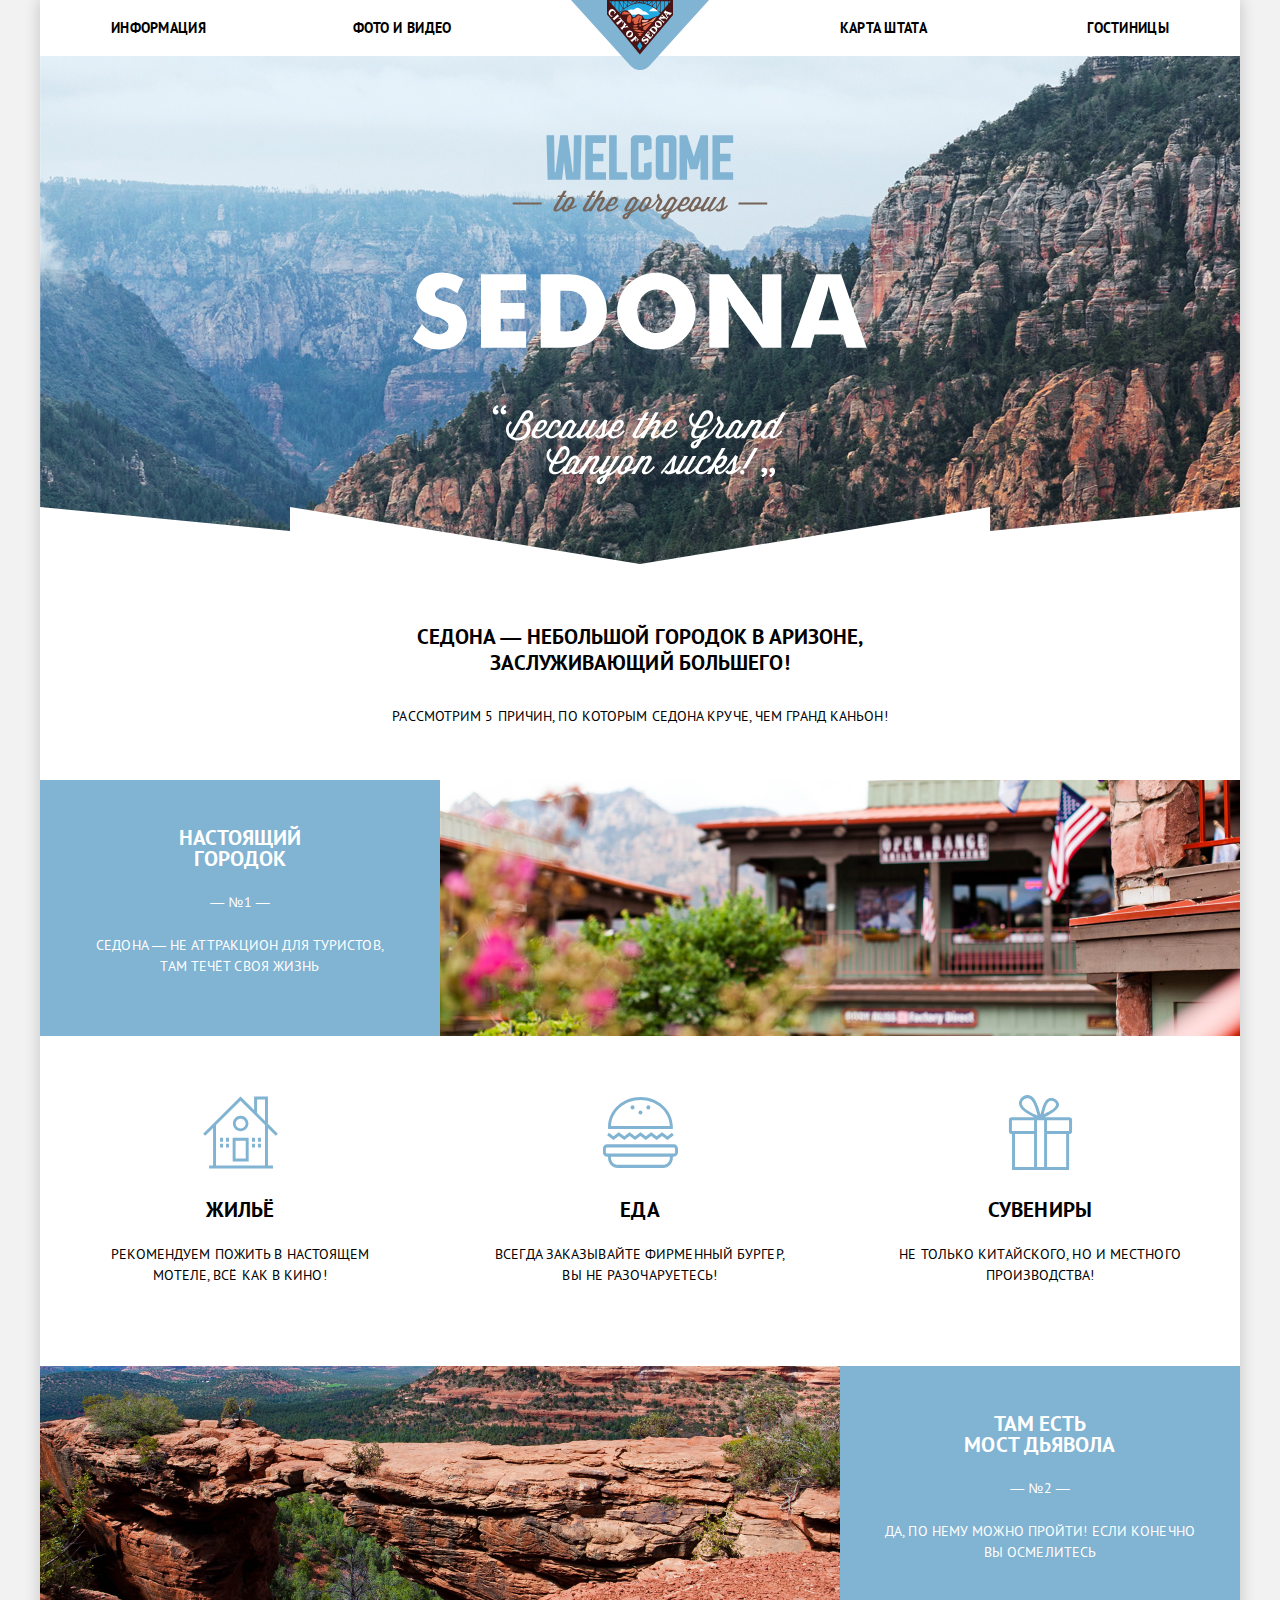
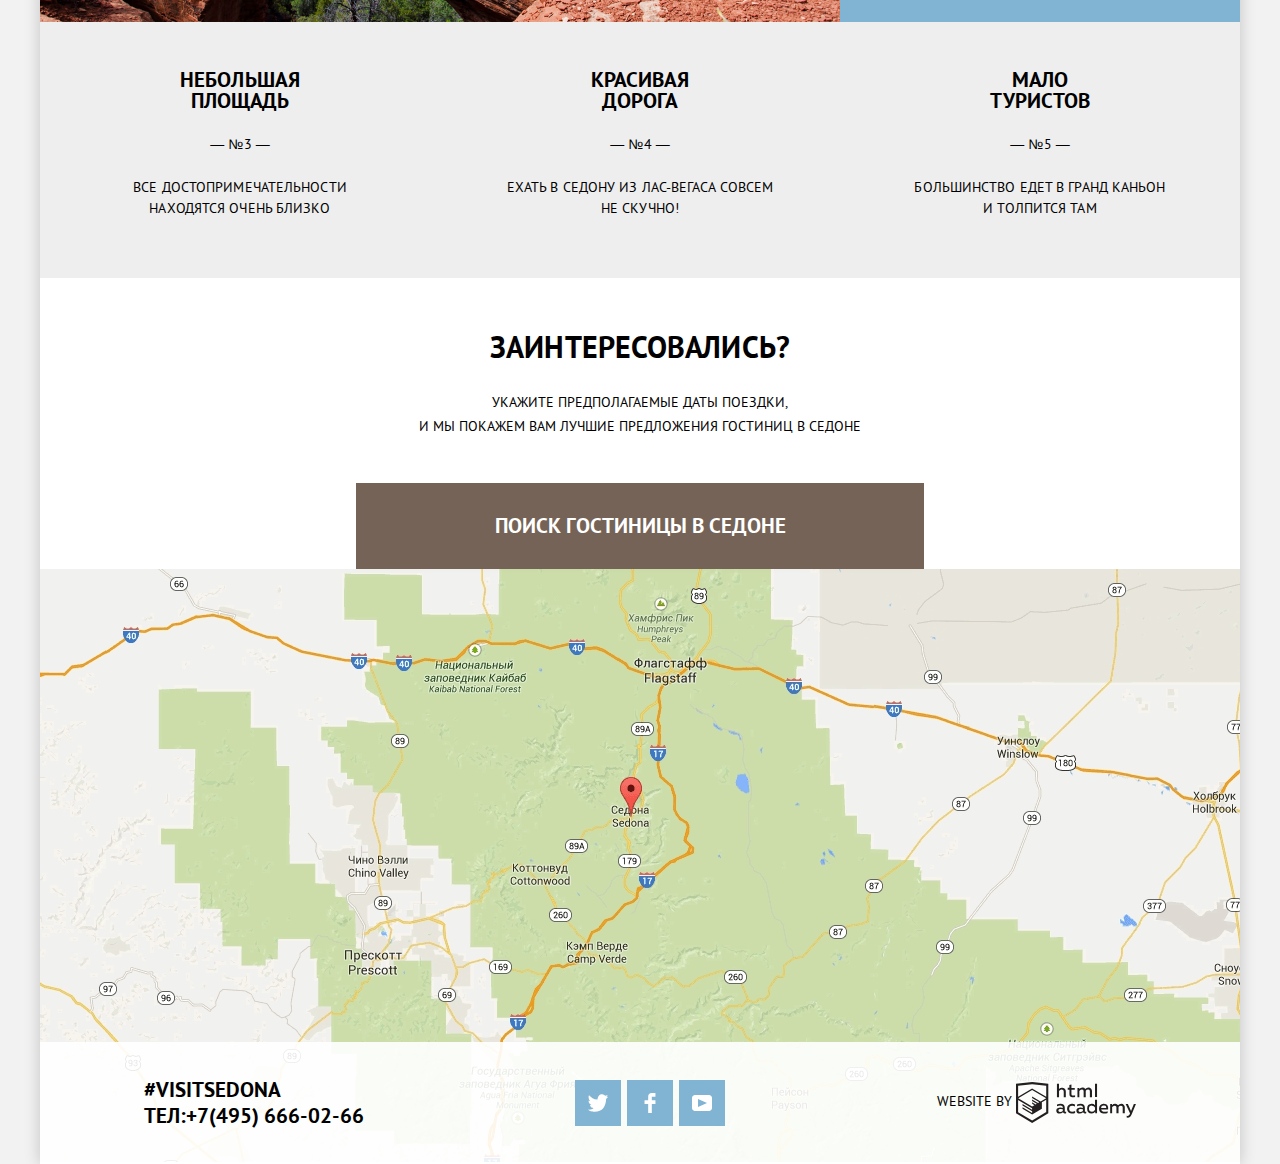
<file: index.html>
<!DOCTYPE html>
<html lang="ru">
  <head>
    <meta charset="utf-8">
    <title>Седона</title>

    <link rel="stylesheet" href="css/normalize.css">
    <link rel="stylesheet" href="css/style.min.css">
  </head>

  <body>
		<div class="page-wrapper">
			<header class="header">
				<a class="logo">
					<img src="img/logo-sedona.svg" alt="Логотип" width="140" height="70">
				</a>
				
				<nav class="main-nav">
					<ul>
						<li class="nav-item"><a href="">Информация</a></li>
						<li class="nav-item"><a href="">Фото и видео</a></li>
						<li class="nav-item"><a href="">Карта штата</a></li>
						<li class="nav-item"><a href="hotels.html">Гостиницы</a></li>
					</ul>
				</nav>
			</header>
			
			<main>
				<section class="hero">
					<h2 class="visually-hidden">Welcome</h2>
					<img class="hero-welcome" src="img/intro-welcome.svg" alt="Welcome" width="470" height="350">
					<img class="hero-mask" src="img/intro-mask.svg" alt="Маска" width="1200" height="59">
				</section>
				
				<section class="reasons">
					<h2 class="visually-hidden">Причины посетить Седону</h2>
			
					<div class="reasons-header">
						<strong>Седона — небольшой городок в Аризоне,<br> заслуживающий большего!</strong>
						<p>Рассмотрим 5 причин, по которым Седона круче, чем гранд каньон!</p>
					</div>
			
					<ol class="reason-list">
						<li class="reason full-width real-city">
							<div class="reason-blue-container">
								<b class="reson-heading">Настоящий<br>городок</b>
								<p>— №1 —</p>
								<p class="reason-description">Седона — не аттракцион для туристов,<br>
								там течёт своя жизнь</p>
							</div>

							<div class="bg-container"></div>
			
							<ul class="attribute-list">
								<li class="attribute">
									<img src="img/icon-home.svg" alt="Жильё" width="75" height="75">
									<b>Жильё</b>
									<p>Рекомендуем пожить в настоящем<br>мотеле, всё как в кино!</p>
								</li>
			
								<li class="attribute">
									<img src="img/icon-food.svg" alt="Еда" width="75" height="75">
									<b>Еда</b>
									<p>Всегда заказывайте фирменный бургер,<br>вы не разочаруетесь!</p>
								</li>
			
								<li class="attribute">
									<img src="img/icon-gift.svg" alt="Сувениры" width="75" height="75">
									<b>Сувениры</b>
									<p>Не только китайского, но и местного<br>производства!</p>
								</li>
							</ul>
						</li>
			
						<li class="reason full-width bridge">
							<div class="bg-container"></div>

							<div class="reason-blue-container">
								<b class="reson-heading">Там есть<br>мост дьявола</b>
								<p>— №2 —</p>
								<p class="reason-description">Да, по нему можно пройти! Если конечно<br>
								вы осмелитесь</p>
							</div>
						</li>
			
						<li class="reason">
							<b class="reson-heading">Небольшая<br>площадь</b>
							<p>— №3 —</p>
							<p class="reason-description">Все достопримечательности<br>
							находятся очень близко</p>
						</li>
			
						<li class="reason"> 
							<b class="reson-heading">Красивая<br>дорога</b>
							<p>— №4 —</p>
							<p class="reason-description">Ехать в Седону из Лас-Вегаса совсем<br>
							не скучно!</p>
						</li>
			
						<li class="reason">
							<b class="reson-heading">Мало<br>туристов</b>
							<p>— №5 —</p>
							<p class="reason-description">Большинство едет в гранд каньон<br>
							и толпится там</p>
						</li>
					</ol>
				</section>
			
				<section class="interested">
					<div class="intrested-main">
						<h2>Заинтересовались?</h2>	
						<p>Укажите предполагаемые даты поездки,<br>
						и мы покажем вам лучшие предложения гостиниц в Седоне</p>
									
						<button type="button" class="button interested-button">Поиск гостиницы в Cедоне</button>
					</div>

					<form class="interested-form" action="https://echo.htmlacademy.ru">
						<div class="form-row">
							<div class="arrival-date">
								<label for="arrival-date">Дата заезда:</label>
								<input id="arrival-date" name="arrival-date" type="text" value="24 апреля 2017">
								<button class="icon" aria-label="Кнопка открытия календаря">
									<svg xmlns="http://www.w3.org/2000/svg" width="21" height="22" viewBox="0 0 21 22"><path d="M19.251 2.025h-2.845V.648c0-.381-.294-.689-.656-.689-.363 0-.656.308-.656.689v1.377h-3.938V.648c0-.381-.294-.689-.655-.689-.363 0-.657.308-.657.689v1.377H5.906V.648c0-.381-.294-.689-.656-.689-.363 0-.657.308-.657.689v1.377H1.75C.784 2.025 0 2.847 0 3.862v16.302C0 21.179.784 22 1.75 22h17.501c.966 0 1.749-.821 1.749-1.836V3.862c0-1.015-.783-1.837-1.749-1.837zm.437 18.139a.448.448 0 0 1-.437.459H1.75a.45.45 0 0 1-.438-.459V3.862a.45.45 0 0 1 .438-.459h2.844v1.378c0 .381.294.689.657.689.362 0 .656-.308.656-.689V3.403h3.938v1.378c0 .381.294.689.657.689.361 0 .655-.308.655-.689V3.403h3.938v1.378c0 .381.293.689.656.689.362 0 .656-.308.656-.689V3.403h2.845c.241 0 .437.206.437.459v16.302z"/><path d="M4.594 8.225h2.625v2.066H4.594zM4.594 11.668h2.625v2.067H4.594zM4.594 15.112h2.625v2.066H4.594zM9.188 15.112h2.625v2.066H9.188zM9.188 11.668h2.625v2.067H9.188zM9.188 8.225h2.625v2.066H9.188zM13.781 15.112h2.625v2.066h-2.625zM13.781 11.668h2.625v2.067h-2.625zM13.781 8.225h2.625v2.066h-2.625z"/></svg>
								</button>
							</div>
						</div>

						<div class="form-row">
							<div class="departure-date">
								<label for="departure-date">Дата выезда:</label>
								<input id="departure-date" name="departure-date" type="text" value="4 июля 2017">
								<button class="icon" aria-label="Кнопка открытия календаря">
									<svg xmlns="http://www.w3.org/2000/svg" width="21" height="22" viewBox="0 0 21 22"><path d="M19.251 2.025h-2.845V.648c0-.381-.294-.689-.656-.689-.363 0-.656.308-.656.689v1.377h-3.938V.648c0-.381-.294-.689-.655-.689-.363 0-.657.308-.657.689v1.377H5.906V.648c0-.381-.294-.689-.656-.689-.363 0-.657.308-.657.689v1.377H1.75C.784 2.025 0 2.847 0 3.862v16.302C0 21.179.784 22 1.75 22h17.501c.966 0 1.749-.821 1.749-1.836V3.862c0-1.015-.783-1.837-1.749-1.837zm.437 18.139a.448.448 0 0 1-.437.459H1.75a.45.45 0 0 1-.438-.459V3.862a.45.45 0 0 1 .438-.459h2.844v1.378c0 .381.294.689.657.689.362 0 .656-.308.656-.689V3.403h3.938v1.378c0 .381.294.689.657.689.361 0 .655-.308.655-.689V3.403h3.938v1.378c0 .381.293.689.656.689.362 0 .656-.308.656-.689V3.403h2.845c.241 0 .437.206.437.459v16.302z"/><path d="M4.594 8.225h2.625v2.066H4.594zM4.594 11.668h2.625v2.067H4.594zM4.594 15.112h2.625v2.066H4.594zM9.188 15.112h2.625v2.066H9.188zM9.188 11.668h2.625v2.067H9.188zM9.188 8.225h2.625v2.066H9.188zM13.781 15.112h2.625v2.066h-2.625zM13.781 11.668h2.625v2.067h-2.625zM13.781 8.225h2.625v2.066h-2.625z"/></svg>
								</button>
							</div>
						</div>

						<div class="form-row two-columns">
							<div class="form-column adults">
								<label for="adults">Взрослые:</label>
								<button class="minus" type="button" aria-label="Кнопка уменьшения">-</button>
								<input id="adults" name="adults" type="text" value="2">
								<button class="plus" type="button" aria-label="Кнопка увеличения">+</button>
							</div>

							<div class="form-column children">
								<label for="children">Дети:</label>
								<button class="minus" type="button" aria-label="Кнопка уменьшения">-</button>
								<input id="children" name="children" type="text" value="0">
								<button class="plus" type="button" aria-label="Кнопка увеличения">+</button>
							</div>
						</div>
			
						<button class="button interested-submit" type="submit">Найти</button>
					</form>
				</section>

				
		
				<section class="map">
					<h2 class="visually-hidden">Как добраться</h2>

					<iframe src="https://www.google.com/maps/embed?pb=!1m18!1m12!1m3!1d431736.3347947153!2d-111.83887693172206!3d34.7828123606363!2m3!1f0!2f0!3f0!3m2!1i1024!2i768!4f13.1!3m3!1m2!1s0x872da132f942b00d%3A0x5548c523fa6c8efd!2z0KHQtdC00L7QvdCwLCDQkNGA0LjQt9C-0L3QsCA4NjMzNiwg0KHQqNCQ!5e0!3m2!1sru!2sru!4v1582389760792!5m2!1sru!2sru" width="1200" height="593" style="border:0;" allowfullscreen=""></iframe>

					<img src="img/map.png" alt="Карта Седоны" width="1200" height="593">
				</section>
			</main>
			
			<footer class="footer">
				<p class="contacts">
					#visitSEDONA<br>
					ТЕЛ:<a href="tel:+74956660266">+7(495) 666-02-66</a>
				</p>
			
				<ul class="social-networks">
					<li class="social-network">
						<a href="" aria-label="Twitter">
							<img src="img/twitter.svg" alt="Twitter" width="20" height="20">
						</a>
					</li>
			
					<li class="social-network">
						<a href="" aria-label="Facebook">
							<img src="img/facebook.svg" alt="Facebook" width="20" height="20">
						</a>
					</li>
			
					<li class="social-network">
						<a href="" aria-label="Youtube">
							<img src="img/youtube.svg" alt="Youtube" width="20" height="20">
						</a>
					</li>
				</ul>
			
				<a class="author" href="https://htmlacademy.ru/intensive/htmlcss">
					Website by 
					<div class="logo-htmlacademy">
						<svg width="120" height="45" id="Layer_1" data-name="Layer 1" xmlns="http://www.w3.org/2000/svg" viewBox="0 0 108.08 36.85"><title>logo-htmlacademy-small1</title><path d="M44.61,26.88a2,2,0,0,0,.55-0.1v1.33a3.25,3.25,0,0,1-1.18.21,1.67,1.67,0,0,1-1.67-1,4.84,4.84,0,0,1-3.14,1.08c-1.51,0-2.91-.83-2.91-2.55,0-2.13,2-2.79,3.71-2.79a11.08,11.08,0,0,1,2.17.25v-0.3c0-1-.76-1.77-2.19-1.77a7.42,7.42,0,0,0-3,.64v-1.7a10.21,10.21,0,0,1,3.19-.55c2.36,0,3.81,1.12,3.81,3.65v3a0.54,0.54,0,0,0,.49.59h0.17Zm-6.44-1.13A1.35,1.35,0,0,0,39.63,27h0.11a3.39,3.39,0,0,0,2.41-1V24.58a9.72,9.72,0,0,0-1.81-.21c-1,0-2.16.33-2.16,1.38h0Zm12.36-6.11a5,5,0,0,1,2.57.64V22a4.08,4.08,0,0,0-2.3-.7,2.75,2.75,0,1,0,0,5.49,5,5,0,0,0,2.43-.64v1.71a6.27,6.27,0,0,1-2.76.57A4.21,4.21,0,0,1,46,24.51q0-.21,0-0.41a4.32,4.32,0,0,1,4.18-4.46h0.38Zm12.17,7.24a2,2,0,0,0,.55-0.1v1.33a3.25,3.25,0,0,1-1.18.21,1.67,1.67,0,0,1-1.67-1,4.84,4.84,0,0,1-3.14,1.08c-1.51,0-2.91-.83-2.91-2.55,0-2.13,2-2.79,3.71-2.79a11.08,11.08,0,0,1,2.17.25v-0.3c0-1-.76-1.77-2.19-1.77a7.42,7.42,0,0,0-3,.64v-1.7a10.21,10.21,0,0,1,3.19-.55c2.36,0,3.81,1.12,3.81,3.65v3a0.54,0.54,0,0,0,.49.59h0.17Zm-6.44-1.13A1.35,1.35,0,0,0,57.73,27h0.11a3.39,3.39,0,0,0,2.41-1V24.58a9.72,9.72,0,0,0-1.81-.21c-1.06,0-2.16.33-2.16,1.38h0ZM73,16V28.2H71.35V26.88a3.88,3.88,0,0,1-3.19,1.54,4.4,4.4,0,0,1,0-8.78,3.81,3.81,0,0,1,3,1.3V16H73Zm-4.53,5.22a2.76,2.76,0,1,0,0,5.52A2.86,2.86,0,0,0,71.15,25V23A2.91,2.91,0,0,0,68.49,21.27ZM79,19.64c3.31,0,4.46,2.68,3.92,5.09H76.7c0.21,1.5,1.67,2.11,3.19,2.11a6.11,6.11,0,0,0,2.64-.59v1.6a7.14,7.14,0,0,1-3,.57C77,28.42,74.78,27,74.78,24a4.18,4.18,0,0,1,4-4.39H79Zm0.09,1.54a2.28,2.28,0,0,0-2.44,2.1v0.06H81.3A2,2,0,0,0,79.13,21.18Zm5.73,7V19.87h1.65v1a3.81,3.81,0,0,1,2.78-1.27A2.86,2.86,0,0,1,91.89,21a4.12,4.12,0,0,1,2.91-1.33A3.06,3.06,0,0,1,98,23V28.2h-1.9V23.05a1.59,1.59,0,0,0-1.42-1.75H94.42a2.8,2.8,0,0,0-2.07,1.12V28.2h-1.9V23.05A1.59,1.59,0,0,0,89,21.31H88.8a3,3,0,0,0-2.21,1.29v5.63H84.86Zm21.31-8.33h1.9l-3.91,9.46c-0.9,2.17-2.09,2.86-3.35,2.86a4.76,4.76,0,0,1-1.1-.14V30.46a2.86,2.86,0,0,0,.85.12c0.9,0,1.58-.64,2.07-1.9l0.17-.42-4-8.4h2l2.86,6.29ZM38.73,1.46V6.22a3.81,3.81,0,0,1,2.7-1.14,3.25,3.25,0,0,1,3.44,3.4v5.15H43V8.72a1.81,1.81,0,0,0-1.61-2h-0.3a2.93,2.93,0,0,0-2.32,1.39v5.52h-1.9V1.46h1.9ZM49.94,2.31v3h3V6.91h-3v3.81c0,1.1.5,1.46,1.58,1.46a4.49,4.49,0,0,0,1.69-.33v1.6A6.8,6.8,0,0,1,51,13.8a2.55,2.55,0,0,1-2.86-2.74V6.89H46.58V5.26h1.5V2.74Zm5.4,11.31V5.28H57v1A3.81,3.81,0,0,1,59.77,5a2.86,2.86,0,0,1,2.6,1.33A4.12,4.12,0,0,1,65.28,5,3.06,3.06,0,0,1,68.44,8.4v5.21h-1.9V8.46a1.59,1.59,0,0,0-1.42-1.75H64.89a2.8,2.8,0,0,0-2.07,1.12v5.78h-1.9V8.46A1.59,1.59,0,0,0,59.5,6.71H59.27A3,3,0,0,0,57.06,8v5.63H55.34ZM71.17,1.45H73V13.6H71.17V1.45ZM14.71,0H14.55L0,1.54V28.21l14.55,8.66,14.55-8.66V1.54Zm12.5,27.1L14.55,34.64,1.9,27.12V16.18l12.59,7.5V25L5.86,19.9v1.31l8.68,5.21v1.39L5.87,22.65V24l8.68,5.21,8.75-5.24V18.31L27.2,16V27.12Zm0-12.53-3.48,2-1.6,1L14.51,13v1.31L21,18.23H21l-0.14.09-1,.54-5.37-3.2V17l4.24,2.52-1,.67-3.2-1.9v1.31l2.1,1.24L14.5,22.1,2,14.65,14.51,7.11Zm0-1.32L14.49,5.76,1.91,13.25v-10L14.56,1.92,27.21,3.25v10h0Z" transform="translate(0 -0.02)" fill="#231f20"/></svg>
					</div>
				</a>
			</footer>
		</div>
		<script src="js/script.min.js"></script>
  </body>
</html>
</file>
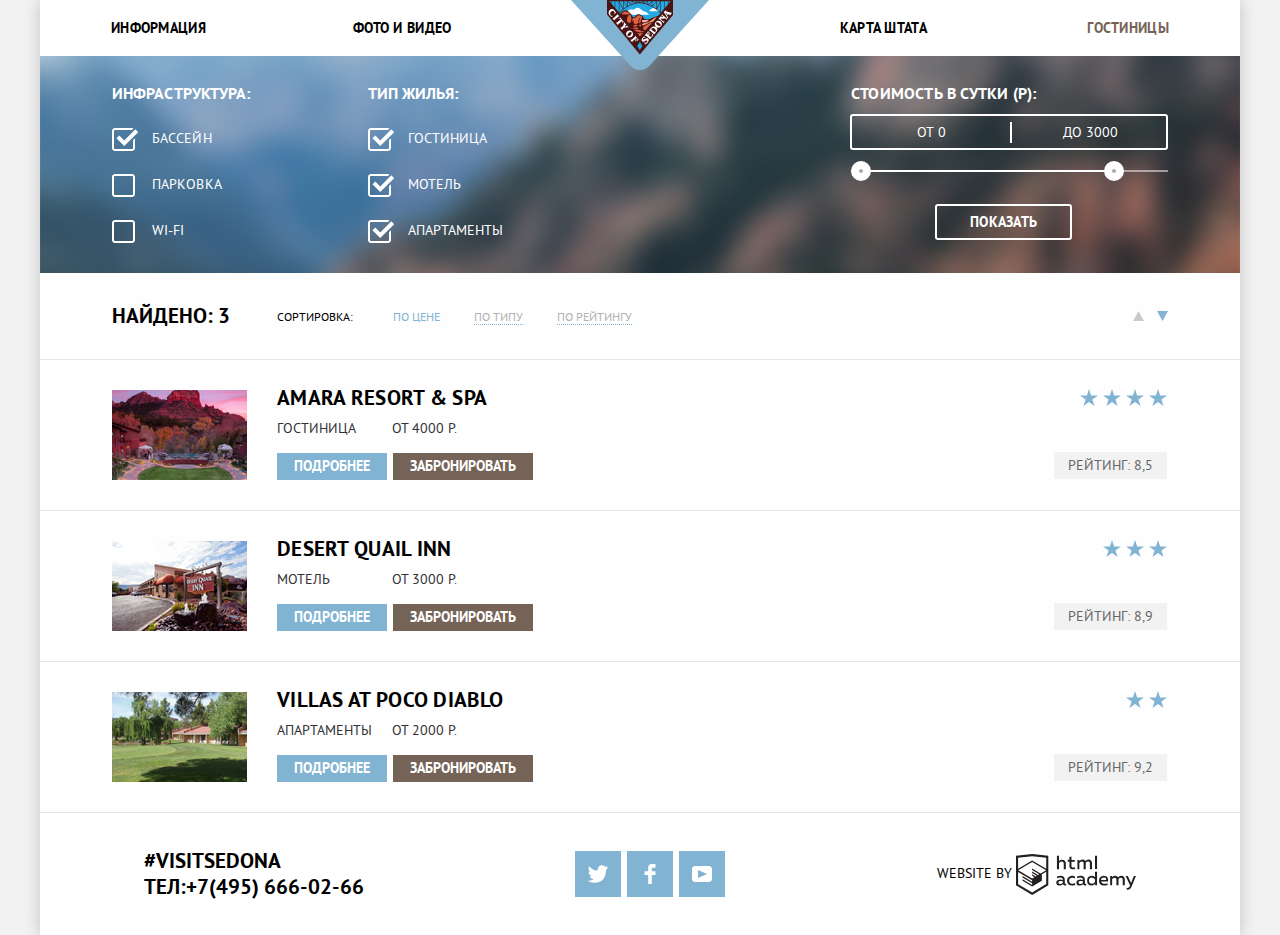
<file: hotels.html>
<!DOCTYPE html>
<html lang="ru">
  <head>
    <meta charset="utf-8">
    <title>Седона</title>
		
		<link rel="stylesheet" href="css/normalize.css">
    <link rel="stylesheet" href="css/style.min.css">
  </head>

  <body>
		<div class="page-wrapper">
			<header class="header">
				<a class="logo" href="index.html">
					<img src="img/logo-sedona.svg" alt="Логотип" width="140" height="70">
				</a>
			
				<nav class="main-nav">
					<ul>
						<li class="nav-item"><a href="">Информация</a></li>
						<li class="nav-item"><a href="">Фото и видео</a></li>
						<li class="nav-item"><a href="">Карта штата</a></li>
						<li class="nav-item active"><a>Гостиницы</a></li>
					</ul>
				</nav>
			</header>
			
			<main>
				<section class="search-filters">
					<h2 class="visually-hidden">Выьерите жильё по душе</h2>
					<form action="https://echo.htmlacademy.ru">
						<fieldset class="infrastructure">
							<legend>
								Инфраструктура:
							</legend>
							
							<ul class="checkbox-list">
								<li class="checkbox-item">
									<input type="checkbox" id="inf1" name="pool" checked class="visually-hidden"><label for="inf1">Бассейн</label>
								</li>
								<li class="checkbox-item">
									<input type="checkbox" id="inf2" name="parking" class="visually-hidden"><label for="inf2">Парковка</label>
								</li>
								<li class="checkbox-item">
									<input type="checkbox" id="inf3" name="wi-fi" class="visually-hidden"><label for="inf3">wi-fi</label>
								</li>
							</ul>
						</fieldset>
						
						<fieldset class="type-of-housing">
							<legend>
								Тип жилья:
							</legend>
			
							<ul class="checkbox-list">
								<li class="checkbox-item">
									<input type="checkbox" id="type1" name="hotel" checked class="visually-hidden"><label for="type1">Гостиница</label>
								</li>
								<li class="checkbox-item">
									<input type="checkbox" id="type2" name="motel" checked class="visually-hidden"><label for="type2">Мотель</label>
								</li>
								<li class="checkbox-item">
									<input type="checkbox" id="type3" name="apartments" checked class="visually-hidden"><label for="type3">Апартаменты</label>
								</li>
							</ul>
						</fieldset>
			
						<div class="cost">
							<h3>Стоимость в сутки (р):</h3>
			
							<div class="cost-limits">
								<span class="cost-from">От 0</span>
								<span class="cost-up">До 3000</span>
							</div>
							
							<div class="cost-range-outer">
								<div class="cost-range-inner">
									<button type="button" class="range-switch button"></button>
									<button type="button" class="range-switch button"></button>
								</div>
							</div>
			
							<button type="submit" class="button search-filters-button">Показать</button>
						</div>
					</form>
				</section>
			
				<section class="hotels">
					<h2 class="visually-hidden">Список гостиниц</h2>
			
					<div class="sorting">
						<b>Найдено: 3</b>
						<p>Сортировка:</p>
						<ul class="sorting-types">
							<li class="sorting-type active"><a href="#">По цене</a></li>
							<li class="sorting-type"><a href="#">По типу</a></li>
							<li class="sorting-type"><a href="#">По рейтингу</a></li>
						</ul>
						<div class="sorting-directions">
							<div class="sorting-direction">
								<a href="#">
									<svg xmlns="http://www.w3.org/2000/svg" width="11" height="10" viewBox="0 0 11 10">
										<path fill="#231F20" d="M5.5 0L0 10h11z"/>
									</svg>
								</a>
							</div>
							<div class="sorting-direction active">
								<a href="#">
									<svg xmlns="http://www.w3.org/2000/svg" width="11" height="10" viewBox="0 0 11 10">
										<path fill="#231F20" d="M5.5 10L0 0h11"/>
									</svg>
								</a>
							</div>
						</div>
					</div>
			
					<ul class="hotel-list">
						<li class="hotel">
							<img src="img/hotel-amara.jpg" alt="Фото" width="135" height="90">
							<div class="hotel-info">
								<a href=""><h3>Amara Resort & Spa</h3></a>
								<p class="hotel-type">
									<span>Гостиница</span>
									<span>От 4000 Р.</span>
								</p>
			
								<div class="hotel-buttons">
									<a class="button more" href="">Подробнее</a>
									<button type="button" class="button reserve">Забронировать</button>
								</div>
							</div>
			
							<div class="hotel-rating">
								<div class="stars">
									<div class="star">
										<svg xmlns="http://www.w3.org/2000/svg" width="18" height="17" viewBox="0 0 18 17"><path fill="#81B3D2" d="M9.002 0l2.126 6.494h6.877l-5.564 4.012L14.566 17l-5.564-4.013L3.438 17l2.126-6.494L0 6.494h6.878z"/></svg>
									</div>
									<div class="star">
										<svg xmlns="http://www.w3.org/2000/svg" width="18" height="17" viewBox="0 0 18 17"><path fill="#81B3D2" d="M9.002 0l2.126 6.494h6.877l-5.564 4.012L14.566 17l-5.564-4.013L3.438 17l2.126-6.494L0 6.494h6.878z"/></svg>
									</div>
									<div class="star">
										<svg xmlns="http://www.w3.org/2000/svg" width="18" height="17" viewBox="0 0 18 17"><path fill="#81B3D2" d="M9.002 0l2.126 6.494h6.877l-5.564 4.012L14.566 17l-5.564-4.013L3.438 17l2.126-6.494L0 6.494h6.878z"/></svg>
									</div>
									<div class="star">
										<svg xmlns="http://www.w3.org/2000/svg" width="18" height="17" viewBox="0 0 18 17"><path fill="#81B3D2" d="M9.002 0l2.126 6.494h6.877l-5.564 4.012L14.566 17l-5.564-4.013L3.438 17l2.126-6.494L0 6.494h6.878z"/></svg>
									</div>
								</div>
								<p>Рейтинг: 8,5</p>
							</div>
						</li>
			
						<li class="hotel">
							<img src="img/hotel-desert.jpg" alt="Фото" width="135" height="90">
							<div class="hotel-info">
								<a href=""><h3>Desert Quail Inn</h3></a>
								<p class="hotel-type">
									<span>Мотель</span>
									<span>От 3000 Р.</span>
								</p>
			
								<div class="hotel-buttons">
									<a class="button more" href="">Подробнее</a>
									<button type="button" class="button reserve">Забронировать</button>
								</div>
							</div>
			
							<div class="hotel-rating">
								<div class="stars">
									<div class="star">
										<svg xmlns="http://www.w3.org/2000/svg" width="18" height="17" viewBox="0 0 18 17"><path fill="#81B3D2" d="M9.002 0l2.126 6.494h6.877l-5.564 4.012L14.566 17l-5.564-4.013L3.438 17l2.126-6.494L0 6.494h6.878z"/></svg>
									</div>
									<div class="star">
										<svg xmlns="http://www.w3.org/2000/svg" width="18" height="17" viewBox="0 0 18 17"><path fill="#81B3D2" d="M9.002 0l2.126 6.494h6.877l-5.564 4.012L14.566 17l-5.564-4.013L3.438 17l2.126-6.494L0 6.494h6.878z"/></svg>
									</div>
									<div class="star">
										<svg xmlns="http://www.w3.org/2000/svg" width="18" height="17" viewBox="0 0 18 17"><path fill="#81B3D2" d="M9.002 0l2.126 6.494h6.877l-5.564 4.012L14.566 17l-5.564-4.013L3.438 17l2.126-6.494L0 6.494h6.878z"/></svg>
									</div>
								</div>
								<p>Рейтинг: 8,9</p>
							</div>
						</li>
			
						<li class="hotel">
							<img src="img/hotel-villas.jpg" alt="Фото" width="135" height="90">
							<div class="hotel-info">
								<a href=""><h3>Villas at Poco Diablo</h3></a>
								<p class="hotel-type">
									<span>Апартаменты</span>
									<span>От 2000 Р.</span>
								</p>
			
								<div class="hotel-buttons">
									<a class="button more" href="">Подробнее</a>
									<button type="button" class="button reserve">Забронировать</button>
								</div>
							</div>
			
							<div class="hotel-rating">
								<div class="stars">
									<div class="star">
										<svg xmlns="http://www.w3.org/2000/svg" width="18" height="17" viewBox="0 0 18 17"><path fill="#81B3D2" d="M9.002 0l2.126 6.494h6.877l-5.564 4.012L14.566 17l-5.564-4.013L3.438 17l2.126-6.494L0 6.494h6.878z"/></svg>
									</div>
									<div class="star">
										<svg xmlns="http://www.w3.org/2000/svg" width="18" height="17" viewBox="0 0 18 17"><path fill="#81B3D2" d="M9.002 0l2.126 6.494h6.877l-5.564 4.012L14.566 17l-5.564-4.013L3.438 17l2.126-6.494L0 6.494h6.878z"/></svg>
									</div>
								</div>
								<p>Рейтинг: 9,2</p>
							</div>
						</li>
					</ul>
				</section>
			</main>
			
			<footer class="footer">
				<p class="contacts">
					#visitSEDONA<br>
					ТЕЛ:<a href="tel:+74956660266">+7(495) 666-02-66</a>
				</p>
			
				<ul class="social-networks">
					<li class="social-network">
						<a href="" aria-label="Twitter">
							<img src="img/twitter.svg" alt="Twitter" width="20" height="20">
						</a>
					</li>
			
					<li class="social-network">
						<a href="" aria-label="Facebook">
							<img src="img/facebook.svg" alt="Facebook" width="20" height="20">
						</a>
					</li>
			
					<li class="social-network">
						<a href="" aria-label="Youtube">
							<img src="img/youtube.svg" alt="Youtube" width="20" height="20">
						</a>
					</li>
				</ul>
			
				<a class="author" href="https://htmlacademy.ru/intensive/htmlcss">
					Website by 
					<div class="logo-htmlacademy">
						<svg width="120" height="45" id="Layer_1" data-name="Layer 1" xmlns="http://www.w3.org/2000/svg" viewBox="0 0 108.08 36.85"><title>logo-htmlacademy-small1</title><path d="M44.61,26.88a2,2,0,0,0,.55-0.1v1.33a3.25,3.25,0,0,1-1.18.21,1.67,1.67,0,0,1-1.67-1,4.84,4.84,0,0,1-3.14,1.08c-1.51,0-2.91-.83-2.91-2.55,0-2.13,2-2.79,3.71-2.79a11.08,11.08,0,0,1,2.17.25v-0.3c0-1-.76-1.77-2.19-1.77a7.42,7.42,0,0,0-3,.64v-1.7a10.21,10.21,0,0,1,3.19-.55c2.36,0,3.81,1.12,3.81,3.65v3a0.54,0.54,0,0,0,.49.59h0.17Zm-6.44-1.13A1.35,1.35,0,0,0,39.63,27h0.11a3.39,3.39,0,0,0,2.41-1V24.58a9.72,9.72,0,0,0-1.81-.21c-1,0-2.16.33-2.16,1.38h0Zm12.36-6.11a5,5,0,0,1,2.57.64V22a4.08,4.08,0,0,0-2.3-.7,2.75,2.75,0,1,0,0,5.49,5,5,0,0,0,2.43-.64v1.71a6.27,6.27,0,0,1-2.76.57A4.21,4.21,0,0,1,46,24.51q0-.21,0-0.41a4.32,4.32,0,0,1,4.18-4.46h0.38Zm12.17,7.24a2,2,0,0,0,.55-0.1v1.33a3.25,3.25,0,0,1-1.18.21,1.67,1.67,0,0,1-1.67-1,4.84,4.84,0,0,1-3.14,1.08c-1.51,0-2.91-.83-2.91-2.55,0-2.13,2-2.79,3.71-2.79a11.08,11.08,0,0,1,2.17.25v-0.3c0-1-.76-1.77-2.19-1.77a7.42,7.42,0,0,0-3,.64v-1.7a10.21,10.21,0,0,1,3.19-.55c2.36,0,3.81,1.12,3.81,3.65v3a0.54,0.54,0,0,0,.49.59h0.17Zm-6.44-1.13A1.35,1.35,0,0,0,57.73,27h0.11a3.39,3.39,0,0,0,2.41-1V24.58a9.72,9.72,0,0,0-1.81-.21c-1.06,0-2.16.33-2.16,1.38h0ZM73,16V28.2H71.35V26.88a3.88,3.88,0,0,1-3.19,1.54,4.4,4.4,0,0,1,0-8.78,3.81,3.81,0,0,1,3,1.3V16H73Zm-4.53,5.22a2.76,2.76,0,1,0,0,5.52A2.86,2.86,0,0,0,71.15,25V23A2.91,2.91,0,0,0,68.49,21.27ZM79,19.64c3.31,0,4.46,2.68,3.92,5.09H76.7c0.21,1.5,1.67,2.11,3.19,2.11a6.11,6.11,0,0,0,2.64-.59v1.6a7.14,7.14,0,0,1-3,.57C77,28.42,74.78,27,74.78,24a4.18,4.18,0,0,1,4-4.39H79Zm0.09,1.54a2.28,2.28,0,0,0-2.44,2.1v0.06H81.3A2,2,0,0,0,79.13,21.18Zm5.73,7V19.87h1.65v1a3.81,3.81,0,0,1,2.78-1.27A2.86,2.86,0,0,1,91.89,21a4.12,4.12,0,0,1,2.91-1.33A3.06,3.06,0,0,1,98,23V28.2h-1.9V23.05a1.59,1.59,0,0,0-1.42-1.75H94.42a2.8,2.8,0,0,0-2.07,1.12V28.2h-1.9V23.05A1.59,1.59,0,0,0,89,21.31H88.8a3,3,0,0,0-2.21,1.29v5.63H84.86Zm21.31-8.33h1.9l-3.91,9.46c-0.9,2.17-2.09,2.86-3.35,2.86a4.76,4.76,0,0,1-1.1-.14V30.46a2.86,2.86,0,0,0,.85.12c0.9,0,1.58-.64,2.07-1.9l0.17-.42-4-8.4h2l2.86,6.29ZM38.73,1.46V6.22a3.81,3.81,0,0,1,2.7-1.14,3.25,3.25,0,0,1,3.44,3.4v5.15H43V8.72a1.81,1.81,0,0,0-1.61-2h-0.3a2.93,2.93,0,0,0-2.32,1.39v5.52h-1.9V1.46h1.9ZM49.94,2.31v3h3V6.91h-3v3.81c0,1.1.5,1.46,1.58,1.46a4.49,4.49,0,0,0,1.69-.33v1.6A6.8,6.8,0,0,1,51,13.8a2.55,2.55,0,0,1-2.86-2.74V6.89H46.58V5.26h1.5V2.74Zm5.4,11.31V5.28H57v1A3.81,3.81,0,0,1,59.77,5a2.86,2.86,0,0,1,2.6,1.33A4.12,4.12,0,0,1,65.28,5,3.06,3.06,0,0,1,68.44,8.4v5.21h-1.9V8.46a1.59,1.59,0,0,0-1.42-1.75H64.89a2.8,2.8,0,0,0-2.07,1.12v5.78h-1.9V8.46A1.59,1.59,0,0,0,59.5,6.71H59.27A3,3,0,0,0,57.06,8v5.63H55.34ZM71.17,1.45H73V13.6H71.17V1.45ZM14.71,0H14.55L0,1.54V28.21l14.55,8.66,14.55-8.66V1.54Zm12.5,27.1L14.55,34.64,1.9,27.12V16.18l12.59,7.5V25L5.86,19.9v1.31l8.68,5.21v1.39L5.87,22.65V24l8.68,5.21,8.75-5.24V18.31L27.2,16V27.12Zm0-12.53-3.48,2-1.6,1L14.51,13v1.31L21,18.23H21l-0.14.09-1,.54-5.37-3.2V17l4.24,2.52-1,.67-3.2-1.9v1.31l2.1,1.24L14.5,22.1,2,14.65,14.51,7.11Zm0-1.32L14.49,5.76,1.91,13.25v-10L14.56,1.92,27.21,3.25v10h0Z" transform="translate(0 -0.02)" fill="#231f20"/></svg>
					</div>
				</a>
			</footer>
		</div>
  </body>
</html>
</file>
<file: css/style.min.css>
@font-face {font-family: 'PT Sans';font-style: normal;font-weight: 400;src: local('PT Sans'), local('PTSans-Regular'), url('../fonts/ptsans.woff2') format('woff2'), url('../fonts/ptsans.woff') format('woff');}@font-face {font-family: 'PT Sans';font-style: normal;font-weight: bold;src: local('PT Sans Bold'), local('PTSans-Bold'), url('../fonts/ptsansbold.woff2') format('woff2'), url('../fonts/ptsansbold.woff') format('woff');}body {margin: 0;background-color: #f2f2f2;font-family: 'PT Sans', Arial, sans-serif;font-size: 14px;font-weight: normal;color: #000;}*, *::before, *::after {-webkit-box-sizing: border-box;box-sizing: border-box;font-family: 'PT Sans', Arial, sans-serif;}img {max-width: 100%;}a {text-decoration: none;}.visually-hidden {position: absolute;width: 1px;height: 1px;margin: -1px;border: 0;padding: 0;white-space: nowrap;-webkit-clip-path: inset(100%);clip-path: inset(100%);clip: rect(0 0 0 0);overflow: hidden;}.button {display: inline-block;font-weight: bold;color: #fff;text-transform: uppercase;border: none;cursor: pointer;vertical-align: middle;}.button:active {color: rgba(255,255,255, 0.3);}.page-wrapper {width: 1200px;margin: 0 auto;-webkit-box-shadow: 0px 0px 15px 0px rgba(0,0,0,0.2);box-shadow: 0px 0px 15px 0px rgba(0,0,0,0.2);background-color: #fff;}.header {position: relative;background-color: #fff;font-size: 14px;line-height: 26px;text-transform: uppercase;font-weight: bold;letter-spacing: 0.1px;}.logo {position: absolute;left: 50%;-webkit-transform: translateX(-50%);-ms-transform: translateX(-50%);transform: translateX(-50%);z-index: 1;}.main-nav ul {list-style: none;margin: 0;padding: 15px 71px;display: -webkit-box;display: -ms-flexbox;display: flex;-webkit-box-pack: justify;-ms-flex-pack: justify;justify-content: space-between;}.main-nav a {color: inherit;letter-spacing: 0.3px;}.main-nav a:hover {color: #81b3d2;}.main-nav a:active {color: #b2b2b2;}.nav-item {-webkit-box-flex: 1;-ms-flex: 1 1 25%;flex: 1 1 25%;}.nav-item:first-child, .nav-item:nth-child(2) {text-align: left;}.nav-item:nth-child(2) {margin-right: 90px;}.nav-item:nth-last-child(2), .nav-item:last-child {text-align: right;}.nav-item.active, .nav-item.active:hover a {color: #766357;}.hero {height: 508px;position: relative;background-color: #81b3d2;background-image: url(../img/hero.jpg);background-repeat: no-repeat;background-size: cover;background-position: 0px -55px;display: -webkit-box;display: -ms-flexbox;display: flex;-webkit-box-align: center;-ms-flex-align: center;align-items: center;-webkit-box-pack: center;-ms-flex-pack: center;justify-content: center;line-height: 0;}.hero-mask {position: absolute;left: 0;bottom: -2px;right: 0;}.reasons {background-color: #fff;text-transform: uppercase;padding-top: 60px;letter-spacing: 0.1px;position: relative;z-index: 2;}.reasons b {display: block;}.reasons-header {text-align: center;}.reasons-header>strong {display: block;font-size: 21px;line-height: 26px;font-weight: bold;margin-bottom: 27px;}.reasons-header>p {font-size: 14px;line-height: 26px;margin-bottom: 51px;letter-spacing: 0.1px;}.reason-list, .attribute-list {display: -webkit-box;display: -ms-flexbox;display: flex;-ms-flex-wrap: wrap;flex-wrap: wrap;list-style: none;margin: 0;padding: 0;}.attribute, .reason:not(.full-width), .reason-blue-container {width: 400px;display: -webkit-box;display: -ms-flexbox;display: flex;-webkit-box-orient: vertical;-webkit-box-direction: normal;-ms-flex-direction: column;flex-direction: column;-webkit-box-align: center;-ms-flex-align: center;align-items: center;text-align: center;padding: 15px;}.attribute {background-color: #FFF;min-height: 330px }.attribute img {margin-top: 44px;}.attribute b {margin-top: 29px;margin-bottom: 10px;}.reason:not(.full-width), .reason-blue-container {min-height: 256px }.reason:not(.full-width) {background-color: #eeeeee;}.reason b, .attribute b {font-size: 21px;line-height: 21px;font-weight: bold;}.reason .reson-heading {margin-top: 32px;margin-bottom: 9px;}.reason-description {margin-top: 8px;}.reason p, .attribute p {font-size: 14px;line-height: 21px;}.reason.full-width {background-color: #FFF;width: 100%;display: -webkit-box;display: -ms-flexbox;display: flex;-ms-flex-wrap: wrap;flex-wrap: wrap;}.reason-blue-container {background-color: #81b3d2;color: #FFF;}.bg-container {width: 800px;background-repeat: no-repeat;background-size: cover;background-position-y: -77px;}.real-city .bg-container {background-image: url(../img/city.jpg);}.bridge .bg-container {background-image: url(../img/bridge.jpg);}.interested {text-transform: uppercase;text-align: center;position: relative;z-index: 1 }.intrested-main {position: relative;background-color: #fff;padding-top: 51px;z-index: 2 }.intrested-main>h2 {font-size: 30px;line-height: 36px;font-weight: bold;margin-top: 0;letter-spacing: 0.1px;}.intrested-main>p {font-size: 14px;line-height: 24px;margin-bottom: 45px;}.interested-button {background-color: #766357;font-size: 21px;height: 86px;width: 568px;}.interested-button:hover {background-color: #604e43;}.interested-button:active {background-color: #503e33;}.interested-form {font-size: 14px;line-height: 26px;text-transform: uppercase;font-weight: bold;position: absolute;width: 568px;left: 50%;top: 291px;-webkit-transform: translateX(-50%);-ms-transform: translateX(-50%);transform: translateX(-50%);background-color: #fff;display: -webkit-box;display: -ms-flexbox;display: flex;-webkit-box-orient: vertical;-webkit-box-direction: normal;-ms-flex-direction: column;flex-direction: column;padding: 55px;text-align: left;-webkit-box-shadow: 0px 4px 15px 0px rgba(0, 0, 0, 0.2);box-shadow: 0px 4px 15px 0px rgba(0, 0, 0, 0.2);-webkit-transition: 0.5s;-o-transition: 0.5s;transition: 0.5s;z-index: 1;}.interested-form.hide {top: -120px;}.form-row {margin-top: 0;margin-bottom: 29px;position: relative;}.form-row .arrival-date, .form-row .departure-date {display: -webkit-box;display: -ms-flexbox;display: flex;-webkit-box-align: center;-ms-flex-align: center;align-items: center;}.form-row label {display: -webkit-box;display: -ms-flexbox;display: flex;-webkit-box-align: center;-ms-flex-align: center;align-items: center;}.form-row span, .form-row label {width: 112px;letter-spacing: 0.3px;}.form-row .icon {width: 24px;height: 24px;position: absolute;top: 8px;right: 8px;opacity: 0.3;border: none;padding: 0;}.form-row .icon:hover {opacity: 1;}.form-row .icon:active path {fill: #81b3d2;}.form-row.two-columns {margin-top: 1px;display: -webkit-box;display: -ms-flexbox;display: flex;}.form-row.two-columns label {letter-spacing: -0.1px;}.form-row.two-columns .form-column {-webkit-box-flex: 1;-ms-flex: 1 1 50%;flex: 1 1 50%;display: -webkit-box;display: -ms-flexbox;display: flex;-webkit-box-align: center;-ms-flex-align: center;align-items: center;}.arrival-date input, .departure-date input {font-size: 14px;line-height: 26px;text-transform: uppercase;padding-left: 13px;}.interested-form input, .interested-form .minus, .interested-form .plus {border: none;background-color: #f2f2f2;height: 38px;-webkit-box-flex: 1;-ms-flex-positive: 1;flex-grow: 1;}.interested-form input:hover {background-color: #ebebeb }.interested-form input:focus {outline: none;background-color: #fff;-webkit-box-shadow: 0 0 0 2px #e5e5e5;box-shadow: 0 0 0 2px #e5e5e5;}.adults input, .children input {width: 20px;text-align: center;}.interested-form input, .adults button, .children button {font-size: 14px;line-height: 26px;font-weight: bold;}.adults button, .children button {color: #a9a9a9;font-size: 25px;}.adults button:hover, .children button:hover {color: #000;}.adults button:active, .children button:active {color: #81b3d2;}.children label {padding-left: 50px;}.interested-submit {background-color: #81b3d2;font-size: 21px;line-height: 26px;padding: 16px 0;margin-top: 25px;}.interested-submit:hover {background-color: #669ec0;}.map {margin-bottom: -120px;position: relative;}.map img {display: block;}.map iframe {position: absolute;top: 0;left: 0;}.footer {position: relative;background-color: rgba(255, 255, 255, 0.902);display: -webkit-box;display: -ms-flexbox;display: flex;-webkit-box-align: center;-ms-flex-align: center;align-items: center;-ms-flex-pack: distribute;justify-content: space-around;padding: 35px 0;}.contacts, .contacts a {font-size: 21px;line-height: 26px;text-transform: uppercase;font-weight: bold;color: #000;margin: 0;}.social-networks {list-style: none;display: -webkit-box;display: -ms-flexbox;display: flex;margin: 0;padding: 0;}.social-network {background-color: #81b3d2;width: 46px;height: 46px;margin: 0 3px;}.social-network a {display: -webkit-box;display: -ms-flexbox;display: flex;-webkit-box-align: center;-ms-flex-align: center;align-items: center;-webkit-box-pack: center;-ms-flex-pack: center;justify-content: center;width: 100%;height: 100%;}.social-network:hover {background-color: #669ec0;}.social-network:active {background-color: #5496bd;}.social-network:active img {opacity: 0.3;}.author {font-size: 14px;line-height: 26px;text-transform: uppercase;color: #000;}.author:hover path {fill: #81b3d2;}.author:active path {fill: #bdbbbc;}.logo-htmlacademy {display: inline-block;vertical-align: middle;height: 45px;}.search-filters {background-color: #81b3d2;background-image: url(../img/filter-hero.jpg);background-repeat: no-repeat;background-size: cover;background-position-y: -56px;color: #fff;text-transform: uppercase;font-size: 14px;line-height: 21px;padding: 27px 72px 0;min-height: 217px;letter-spacing: 0.1px;}.search-filters form {display: -webkit-box;display: -ms-flexbox;display: flex;}.search-filters fieldset {margin: 0;padding: 0;border: none;}.search-filters ul {list-style: none;margin: 0;padding: 0;}.search-filters legend, .search-filters h3 {font-size: 16px;font-weight: bold;padding: 0;margin-top: 0;}.search-filters fieldset.infrastructure {margin-right: 117px;}.checkbox-item {margin-top: 23px;height: 23px;display: -webkit-box;display: -ms-flexbox;display: flex;-webkit-box-align: center;-ms-flex-align: center;align-items: center;}.checkbox-item label {position: relative;padding-left: 40px;cursor: pointer;}input[type="checkbox"] + label:before {content: '';display: block;width: 30px;height: 23px;position: absolute;left: 0;top: 0;background-image: url(../img/checkbox-off.svg);background-repeat: no-repeat;}input[type="checkbox"]:checked + label:before {background-image: url(../img/checkbox-on.svg);}input[type="checkbox"]:focus + label:before {outline: 2px solid #4d6aa1;}input[type="checkbox"]:disabled + label {opacity: 0.5;}.cost {margin-left: auto;min-width: 317px;}.cost h3 {margin-bottom: 10px;letter-spacing: 0.2px;}.cost-limits {padding: 5px;border: 2px solid #fff;border-radius: 3px;margin-left: -1px;}.cost-limits span {display: inline-block;width: 49%;height: 100%;text-align: center;vertical-align: middle;}.cost-up {border-left: 2px solid #fff;padding-left: 10px;}.range-switch {-webkit-box-sizing: content-box;box-sizing: content-box;width: 4px;height: 4px;padding: 0;border: 8px solid #fff;border-radius: 50%;background-color: #ababab;-webkit-transform: scale(1);-ms-transform: scale(1);transform: scale(1);-webkit-transition: 0.3s;-o-transition: 0.3s;transition: 0.3s;}.range-switch:hover {-webkit-transform: scale(1.1);-ms-transform: scale(1.1);transform: scale(1.1);}.cost-range-outer {width: 100%;height: 2px;background-color: rgba(255, 255, 255, 0.5);margin: 20px 0;}.cost-range-inner {width: 86%;height: 100%;display: -webkit-box;display: -ms-flexbox;display: flex;-webkit-box-align: center;-ms-flex-align: center;align-items: center;-webkit-box-pack: justify;-ms-flex-pack: justify;justify-content: space-between;background-color: #fff;}.search-filters-button {border:2px solid #fff;border-radius: 3px;background-color: transparent;margin: 12px 0 0 84px;padding: 8px 33px;letter-spacing: 0.3px;}.search-filters-button:hover {background-color: #fff;color: #000;}.sorting {background-color: #fefefe;border-bottom: 1px solid #e5e5e5;text-transform: uppercase;display: -webkit-box;display: -ms-flexbox;display: flex;-webkit-box-align: center;-ms-flex-align: center;align-items: center;padding: 30px 72px;}.sorting b {font-size: 21px;line-height: 26px;font-weight: bold;}.sorting p {margin-left: 47px;}.sorting-types, .sorting p {font-size: 12px;line-height: 18px;padding-top: 2px;margin-top: 0;margin-bottom: 0;}.sorting-types {list-style: none;display: -webkit-box;display: -ms-flexbox;display: flex;-webkit-box-pack: justify;-ms-flex-pack: justify;justify-content: space-between;min-width: 279px;padding-left: 33px;}.sorting-type:first-child {margin-left: 7px;}.sorting-type a {color: #b1b1b1;border-bottom: 1px dotted #81b3d2;}.sorting-type a:hover {color: #81b3d2;}.sorting-type a:active {color: #000;border-color: transparent;}.sorting-type.active a {color: #81b3d2;border-bottom: none;}.sorting-directions {min-width: 35px;display: -webkit-inline-box;display: -ms-inline-flexbox;display: inline-flex;-webkit-box-pack: justify;-ms-flex-pack: justify;justify-content: space-between;margin-left: auto;}.sorting-direction path {fill: #cacaca;}.sorting-direction:hover path {fill: #231f20;}.sorting-direction.active path, .sorting-direction:active path {fill: #81b3d2;}.hotel-list {list-style: none;background-color: #fefefe;margin: 0;padding: 0;}.hotel {border-bottom: 1px solid #e5e5e5;text-transform: uppercase;display: -webkit-box;display: -ms-flexbox;display: flex;padding: 0 73px 0 72px;min-height: 151px;}.hotel img {-ms-flex-item-align: center;-ms-grid-row-align: center;align-self: center;}.hotel-info {margin-left: 30px;}.hotel-info h3 {font-size: 21px;line-height: 26px;font-weight: bold;color: #000;margin-top: 0;margin-top: 25px;margin-bottom: 7px;letter-spacing: 0.3px;}.hotel-info h3:hover {color: #81b3d2;}.hotel-info h3:active {color: #b2b2b2;}.hotel-type {width: 180px;color: #333333;font-size: 14px;line-height: 21px;display: -webkit-box;display: -ms-flexbox;display: flex;-webkit-box-pack: justify;-ms-flex-pack: justify;justify-content: space-between;margin-top: 0;margin-bottom: 14px;}.hotel-buttons {font-size: 0;}.more, .reserve {font-size: 14px;line-height: 21px;padding: 3px 17px;vertical-align: middle;}.more {margin-right: 6px;}.button.more {background-color: #81b3d2;}.button.more:hover {background-color: #669ec0;}.button.more:active {background-color: #5496bd;}.button.reserve {background-color: #766357;}.button.reserve:hover {background-color: #604e43;}.button.reserve:active {background-color: #503e33;}.stars {display: -webkit-box;display: -ms-flexbox;display: flex;-webkit-box-pack: end;-ms-flex-pack: end;justify-content: flex-end;margin-top: 29px;margin-bottom: 43px;}.star {margin-left: 5px;}.hotel-rating {margin-left: auto;}.hotel-rating p {color: #666;font-size: 14px;line-height: 21px;background-color: #f2f2f2;padding: 3px 14px;}
</file>
